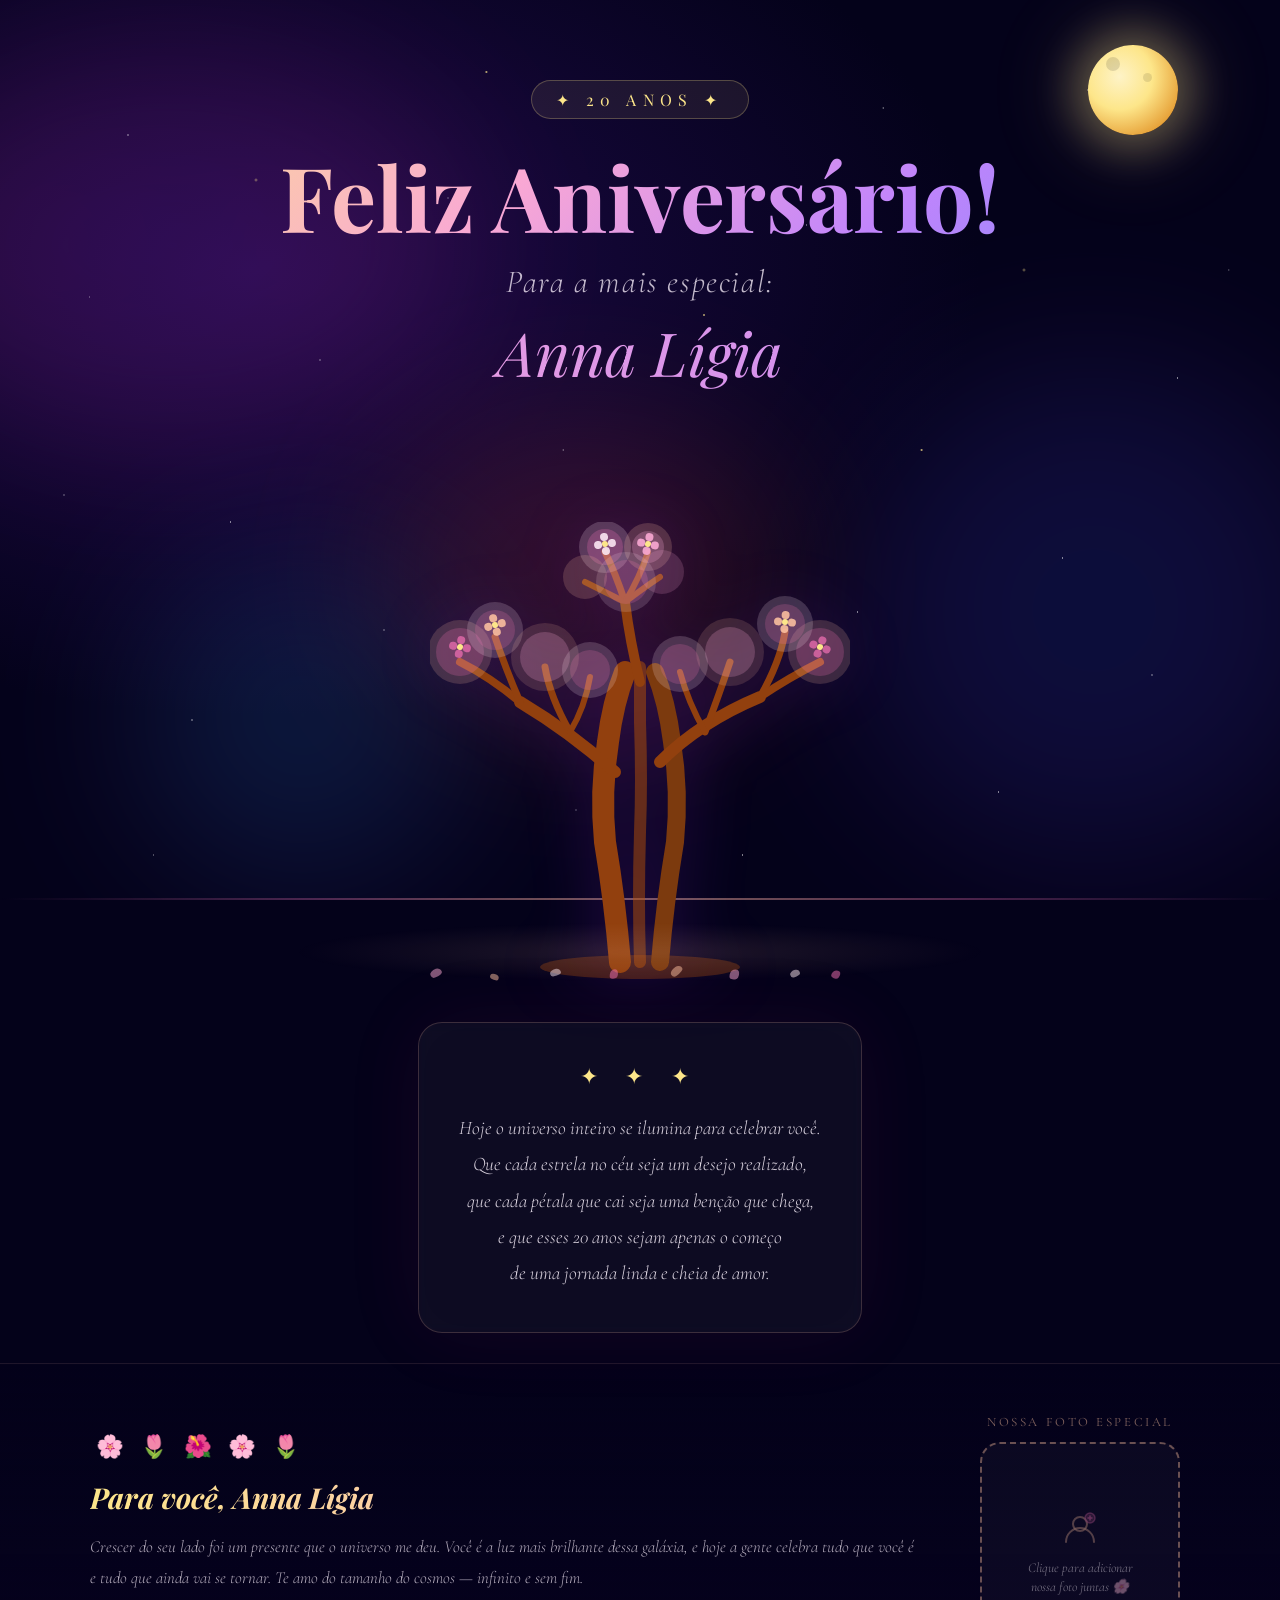
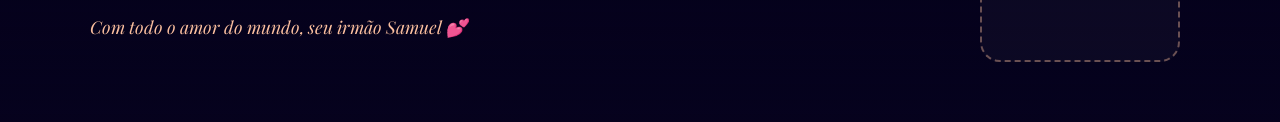
<file: anna/index.html>
<!DOCTYPE html>
<html lang="pt-BR">
<head>
<meta charset="UTF-8">
<meta name="viewport" content="width=device-width, initial-scale=1.0">
<title>Feliz Aniversário, Anna Lígia! 🌸</title>
<link rel="stylesheet" href="styles.css">
<link href="https://fonts.googleapis.com/css2?family=Playfair+Display:ital,wght@0,400;0,700;1,400&family=Cormorant+Garamond:ital,wght@0,300;0,600;1,300&display=swap" rel="stylesheet">

</head>
<body>

<!-- Universe Background -->
<div class="universe">
  <div class="nebula nebula-1"></div>
  <div class="nebula nebula-2"></div>
  <div class="nebula nebula-3"></div>
  <div class="nebula nebula-4"></div>
  <div class="stars-layer"></div>
  <div class="stars-layer-2"></div>
  <div class="shooting-star"></div>
  <div class="shooting-star"></div>
  <div class="shooting-star"></div>
  <div class="moon"></div>
</div>

<div class="page-wrapper">

  <header class="hero">
    <div class="age-badge">✦ 20 anos ✦</div>
    <h1 class="main-title">Feliz Aniversário!</h1>
    <p class="subtitle">Para a mais especial:</p>
    <span class="name-highlight">Anna Lígia</span>
  </header>

  <div class="tree-scene">

    <!-- Petals falling from tree -->
    <div class="petal"></div><div class="petal"></div><div class="petal"></div>
    <div class="petal"></div><div class="petal"></div><div class="petal"></div>
    <div class="petal"></div><div class="petal"></div><div class="petal"></div>
    <div class="petal"></div><div class="petal"></div><div class="petal"></div>
    <div class="petal"></div><div class="petal"></div><div class="petal"></div>
    <div class="petal"></div><div class="petal"></div><div class="petal"></div>
    <div class="petal"></div><div class="petal"></div><div class="petal"></div>
    <div class="petal"></div><div class="petal"></div><div class="petal"></div>
    <div class="petal"></div>

    <!-- SVG Cherry Blossom Tree -->
    <svg class="tree-svg" viewBox="0 0 420 460" fill="none" xmlns="http://www.w3.org/2000/svg">
      <!-- Root / Ground -->
      <ellipse cx="210" cy="445" rx="100" ry="12" fill="rgba(146,64,14,.4)"/>

      <!-- Trunk -->
      <path d="M190 440 Q185 380 175 320 Q170 270 178 220 Q183 180 195 150" stroke="#92400e" stroke-width="22" stroke-linecap="round" fill="none"/>
      <path d="M230 440 Q235 380 245 320 Q250 270 242 220 Q237 180 225 150" stroke="#7c3a0e" stroke-width="18" stroke-linecap="round" fill="none"/>
      <path d="M210 440 Q208 380 210 310 Q212 260 210 200 Q210 170 210 145" stroke="#b45309" stroke-width="12" stroke-linecap="round" fill="none" opacity="0.5"/>

      <!-- Main branches -->
      <!-- Left branch -->
      <path d="M185 250 Q140 210 90 180" stroke="#92400e" stroke-width="12" stroke-linecap="round" fill="none"/>
      <path d="M90 180 Q60 155 30 140" stroke="#92400e" stroke-width="8" stroke-linecap="round" fill="none"/>
      <path d="M90 180 Q75 145 65 115" stroke="#92400e" stroke-width="7" stroke-linecap="round" fill="none"/>
      <path d="M140 210 Q120 175 115 145" stroke="#92400e" stroke-width="7" stroke-linecap="round" fill="none"/>
      <path d="M140 210 Q155 185 160 155" stroke="#92400e" stroke-width="6" stroke-linecap="round" fill="none"/>

      <!-- Right branch -->
      <path d="M230 240 Q270 200 330 175" stroke="#92400e" stroke-width="12" stroke-linecap="round" fill="none"/>
      <path d="M330 175 Q360 155 390 140" stroke="#92400e" stroke-width="8" stroke-linecap="round" fill="none"/>
      <path d="M330 175 Q350 140 355 110" stroke="#92400e" stroke-width="7" stroke-linecap="round" fill="none"/>
      <path d="M275 210 Q290 170 300 140" stroke="#92400e" stroke-width="7" stroke-linecap="round" fill="none"/>
      <path d="M275 210 Q258 180 250 150" stroke="#92400e" stroke-width="6" stroke-linecap="round" fill="none"/>

      <!-- Top branch -->
      <path d="M210 160 Q200 120 195 80" stroke="#92400e" stroke-width="10" stroke-linecap="round" fill="none"/>
      <path d="M195 80 Q185 50 175 30" stroke="#92400e" stroke-width="7" stroke-linecap="round" fill="none"/>
      <path d="M195 80 Q210 55 218 30" stroke="#92400e" stroke-width="6" stroke-linecap="round" fill="none"/>
      <path d="M195 80 Q175 70 155 60" stroke="#92400e" stroke-width="6" stroke-linecap="round" fill="none"/>
      <path d="M195 80 Q215 65 230 55" stroke="#92400e" stroke-width="6" stroke-linecap="round" fill="none"/>

      <!-- Blossoms clusters - left -->
      <circle cx="30" cy="130" r="32" fill="rgba(251,191,159,.18)"/>
      <circle cx="30" cy="130" r="24" fill="rgba(244,114,182,.22)"/>
      <circle cx="65" cy="108" r="28" fill="rgba(252,231,243,.18)"/>
      <circle cx="65" cy="108" r="20" fill="rgba(244,114,182,.2)"/>
      <circle cx="115" cy="135" r="34" fill="rgba(251,191,159,.15)"/>
      <circle cx="115" cy="135" r="25" fill="rgba(249,168,212,.22)"/>
      <circle cx="160" cy="148" r="28" fill="rgba(252,231,243,.18)"/>
      <circle cx="160" cy="148" r="20" fill="rgba(244,114,182,.2)"/>

      <!-- Blossoms clusters - right -->
      <circle cx="390" cy="130" r="32" fill="rgba(251,191,159,.18)"/>
      <circle cx="390" cy="130" r="24" fill="rgba(244,114,182,.22)"/>
      <circle cx="355" cy="102" r="28" fill="rgba(252,231,243,.18)"/>
      <circle cx="355" cy="102" r="20" fill="rgba(244,114,182,.2)"/>
      <circle cx="300" cy="130" r="34" fill="rgba(251,191,159,.15)"/>
      <circle cx="300" cy="130" r="25" fill="rgba(249,168,212,.22)"/>
      <circle cx="250" cy="142" r="28" fill="rgba(252,231,243,.18)"/>
      <circle cx="250" cy="142" r="20" fill="rgba(244,114,182,.2)"/>

      <!-- Blossoms clusters - top -->
      <circle cx="175" cy="25" r="26" fill="rgba(252,231,243,.2)"/>
      <circle cx="175" cy="25" r="18" fill="rgba(244,114,182,.25)"/>
      <circle cx="218" cy="25" r="24" fill="rgba(251,191,159,.2)"/>
      <circle cx="218" cy="25" r="16" fill="rgba(249,168,212,.25)"/>
      <circle cx="196" cy="60" r="30" fill="rgba(252,231,243,.15)"/>
      <circle cx="196" cy="60" r="22" fill="rgba(244,114,182,.2)"/>
      <circle cx="155" cy="55" r="22" fill="rgba(251,191,159,.18)"/>
      <circle cx="232" cy="50" r="22" fill="rgba(249,168,212,.18)"/>

      <!-- Individual flower petals scattered -->
      <!-- Helper flowers at various branch tips -->
      <g transform="translate(30,125) rotate(10)">
        <circle cx="0" cy="-7" r="4" fill="rgba(244,114,182,.7)"/>
        <circle cx="7" cy="0"  r="4" fill="rgba(244,114,182,.7)"/>
        <circle cx="0" cy="7"  r="4" fill="rgba(244,114,182,.7)"/>
        <circle cx="-7" cy="0" r="4" fill="rgba(244,114,182,.7)"/>
        <circle cx="0" cy="0"  r="3" fill="#fde68a"/>
      </g>
      <g transform="translate(65,103) rotate(-15)">
        <circle cx="0" cy="-7" r="4" fill="rgba(251,191,159,.9)"/>
        <circle cx="7" cy="0"  r="4" fill="rgba(251,191,159,.9)"/>
        <circle cx="0" cy="7"  r="4" fill="rgba(251,191,159,.9)"/>
        <circle cx="-7" cy="0" r="4" fill="rgba(251,191,159,.9)"/>
        <circle cx="0" cy="0"  r="3" fill="#fde68a"/>
      </g>
      <g transform="translate(390,125) rotate(20)">
        <circle cx="0" cy="-7" r="4" fill="rgba(244,114,182,.7)"/>
        <circle cx="7" cy="0"  r="4" fill="rgba(244,114,182,.7)"/>
        <circle cx="0" cy="7"  r="4" fill="rgba(244,114,182,.7)"/>
        <circle cx="-7" cy="0" r="4" fill="rgba(244,114,182,.7)"/>
        <circle cx="0" cy="0"  r="3" fill="#fde68a"/>
      </g>
      <g transform="translate(175,22) rotate(-8)">
        <circle cx="0" cy="-7" r="4" fill="rgba(252,231,243,.9)"/>
        <circle cx="7" cy="0"  r="4" fill="rgba(252,231,243,.9)"/>
        <circle cx="0" cy="7"  r="4" fill="rgba(252,231,243,.9)"/>
        <circle cx="-7" cy="0" r="4" fill="rgba(252,231,243,.9)"/>
        <circle cx="0" cy="0"  r="3" fill="#fde68a"/>
      </g>
      <g transform="translate(218,22) rotate(12)">
        <circle cx="0" cy="-7" r="4" fill="rgba(249,168,212,.9)"/>
        <circle cx="7" cy="0"  r="4" fill="rgba(249,168,212,.9)"/>
        <circle cx="0" cy="7"  r="4" fill="rgba(249,168,212,.9)"/>
        <circle cx="-7" cy="0" r="4" fill="rgba(249,168,212,.9)"/>
        <circle cx="0" cy="0"  r="3" fill="#fde68a"/>
      </g>
      <g transform="translate(355,100) rotate(5)">
        <circle cx="0" cy="-7" r="4" fill="rgba(251,191,159,.9)"/>
        <circle cx="7" cy="0"  r="4" fill="rgba(251,191,159,.9)"/>
        <circle cx="0" cy="7"  r="4" fill="rgba(251,191,159,.9)"/>
        <circle cx="-7" cy="0" r="4" fill="rgba(251,191,159,.9)"/>
        <circle cx="0" cy="0"  r="3" fill="#fde68a"/>
      </g>
    </svg>

    <!-- Ground petals -->
    <div class="ground-petals">
      <div class="ground-petal" style="left:15%;bottom:5px;width:12px;height:8px;background:#f9a8d4;transform:rotate(-20deg)"></div>
      <div class="ground-petal" style="left:25%;bottom:2px;width:9px;height:6px;background:#fbbf9f;transform:rotate(30deg)"></div>
      <div class="ground-petal" style="left:35%;bottom:6px;width:11px;height:7px;background:#fce7f3;transform:rotate(-10deg)"></div>
      <div class="ground-petal" style="left:45%;bottom:3px;width:8px;height:10px;background:#f472b6;transform:rotate(15deg)"></div>
      <div class="ground-petal" style="left:55%;bottom:7px;width:13px;height:8px;background:#fbbf9f;transform:rotate(-35deg)"></div>
      <div class="ground-petal" style="left:65%;bottom:2px;width:9px;height:11px;background:#f9a8d4;transform:rotate(25deg)"></div>
      <div class="ground-petal" style="left:75%;bottom:5px;width:10px;height:7px;background:#fce7f3;transform:rotate(-15deg)"></div>
      <div class="ground-petal" style="left:82%;bottom:3px;width:8px;height:9px;background:#f472b6;transform:rotate(40deg)"></div>
    </div>

    <div class="ground-glow"></div>
  </div>

  <!-- Message Card -->
  <div class="message-section">
    <div class="message-card">
      <span class="stars-deco">✦ ✦ ✦</span>
      <p>
        Hoje o universo inteiro se ilumina para celebrar você.<br>
        Que cada estrela no céu seja um desejo realizado,<br>
        que cada pétala que cai seja uma benção que chega,<br>
        e que esses 20 anos sejam apenas o começo<br>
        de uma jornada linda e cheia de amor.
      </p>
    </div>
  </div>

  <!-- Footer -->
  <footer>
    <div class="footer-inner">

      <div class="footer-text">
        <div class="footer-flowers">
          <span class="footer-flower">🌸</span>
          <span class="footer-flower" style="animation-delay:.5s">🌷</span>
          <span class="footer-flower" style="animation-delay:1s">🌺</span>
          <span class="footer-flower" style="animation-delay:1.5s">🌸</span>
          <span class="footer-flower" style="animation-delay:2s">🌷</span>
        </div>
        <h3>Para você, Anna Lígia</h3>
        <p>
          Crescer do seu lado foi um presente que o universo me deu.
          Você é a luz mais brilhante dessa galáxia, e hoje a gente celebra
          tudo que você é e tudo que ainda vai se tornar.
          Te amo do tamanho do cosmos — infinito e sem fim.
        </p>
        <p class="signature">Com todo o amor do mundo, seu irmão Samuel 💕</p>
      </div>

      <div class="photo-frame">
        <span class="photo-label">Nossa foto especial</span>
        <div class="photo-upload-area" onclick="document.getElementById('photoInput').click()">
          <input type="file" id="photoInput" accept="image/*" onchange="previewPhoto(event)">
          <div class="photo-placeholder" id="placeholder">
            <svg width="40" height="40" viewBox="0 0 40 40" fill="none">
              <circle cx="20" cy="16" r="7" stroke="rgba(251,191,159,.6)" stroke-width="2"/>
              <path d="M6 34c0-7.73 6.27-14 14-14s14 6.27 14 14" stroke="rgba(251,191,159,.6)" stroke-width="2" stroke-linecap="round"/>
              <circle cx="30" cy="10" r="5" fill="rgba(244,114,182,.3)" stroke="rgba(244,114,182,.5)" stroke-width="1.5"/>
              <path d="M28 10h4M30 8v4" stroke="rgba(244,114,182,.7)" stroke-width="1.5" stroke-linecap="round"/>
            </svg>
            <span>Clique para adicionar<br>nossa foto juntas 🌸</span>
          </div>
          <img id="photoPreview" class="photo-preview" alt="Nossa foto">
        </div>
      </div>

    </div>
  </footer>

</div>

<div class="bottom-petals"></div>

<script>
  function previewPhoto(event) {
    const file = event.target.files[0];
    if (!file) return;
    const reader = new FileReader();
    reader.onload = function(e) {
      const preview = document.getElementById('photoPreview');
      const placeholder = document.getElementById('placeholder');
      preview.src = e.target.result;
      preview.style.display = 'block';
      placeholder.style.display = 'none';
    };
    reader.readAsDataURL(file);
  }
</script>

</body>
</html>
</file>
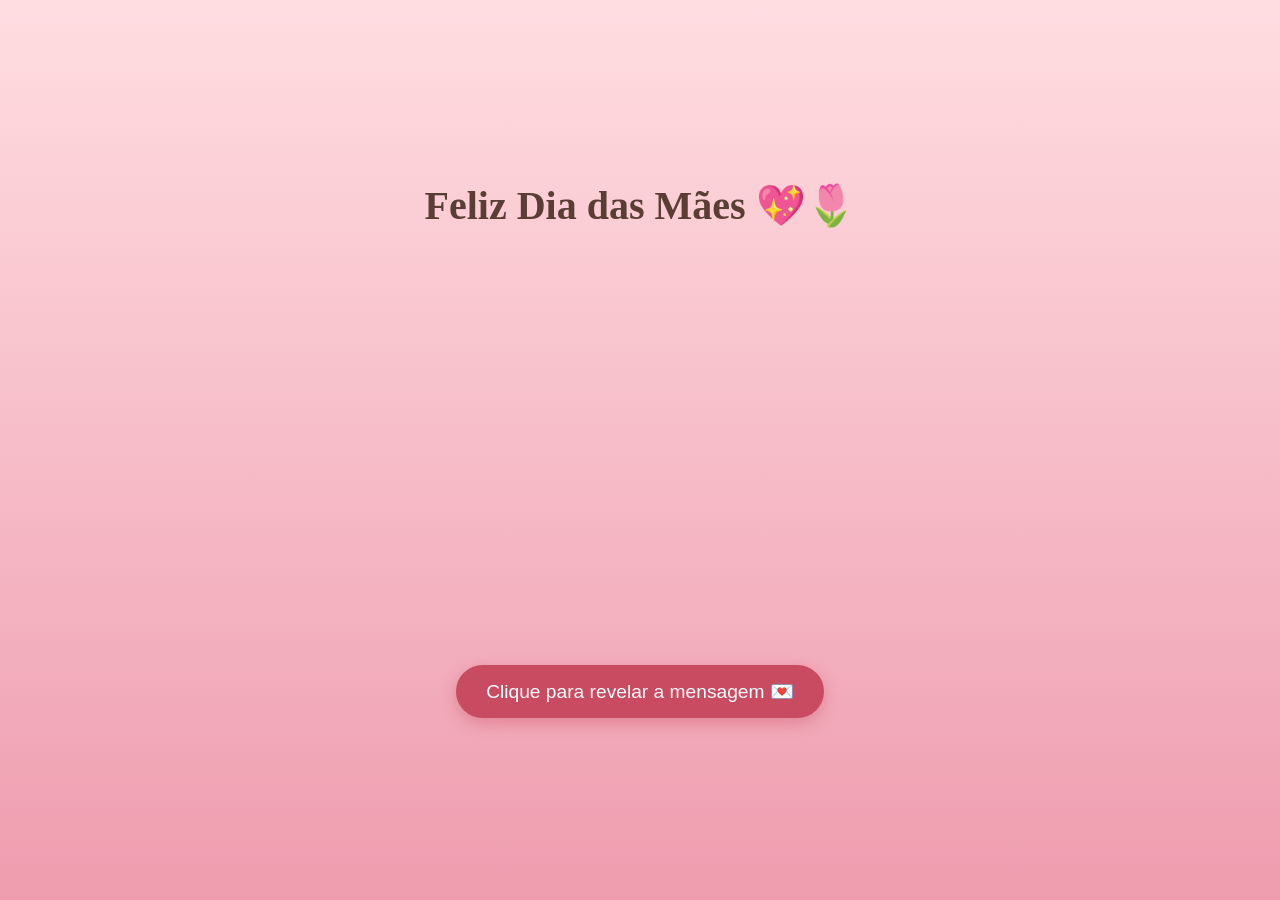
<file: dia das mães/index.html>
<!DOCTYPE html>
<html lang="pt-br">
<head>
    <meta charset="UTF-8">
    <meta name="viewport" content="width=device-width, initial-scale=1.0">
    <title>Feliz Dia das Mães 💖🌷</title>
    <link rel="stylesheet" href="styles.css">
   
    <h1>Feliz Dia das Mães 💖🌷</h1>
        
    <div class="message" id="minhaMensagem">
         Mãe, hoje parei para pensar em tudo o que você faz por mim e percebi que um 'obrigado' é pouco.
         Obrigado por ser minha maior fã, por me ouvir mesmo quando eu não sei o que dizer e por ter esse superpoder de fazer tudo parecer mais fácil. 
         Você é a base de tudo o que sou e o meu maior exemplo de força.
         Feliz Dia das Mães para a mulher que tem o GPS de tudo o que eu perco em casa e que, estranhamente, sempre tem razão no final!
         Brincadeiras à parte, obrigado por ter tanta paciência comigo e por me apoiar em cada loucura. Você é a melhor mãe que eu poderia ter pedido.
         Sinta meu abraço bem apertado e saiba que mal posso esperar para te ver de novo. Feliz seu dia!!!
    </div>

    <button onclick="revelar()">Clique para revelar a mensagem 💌</button>

    <script>
        function revelar() {
            var conteudo = document.getElementById("minhaMensagem");
            conteudo.classList.add("reveal");
        }
    </script>

</body>
</html>
</file>
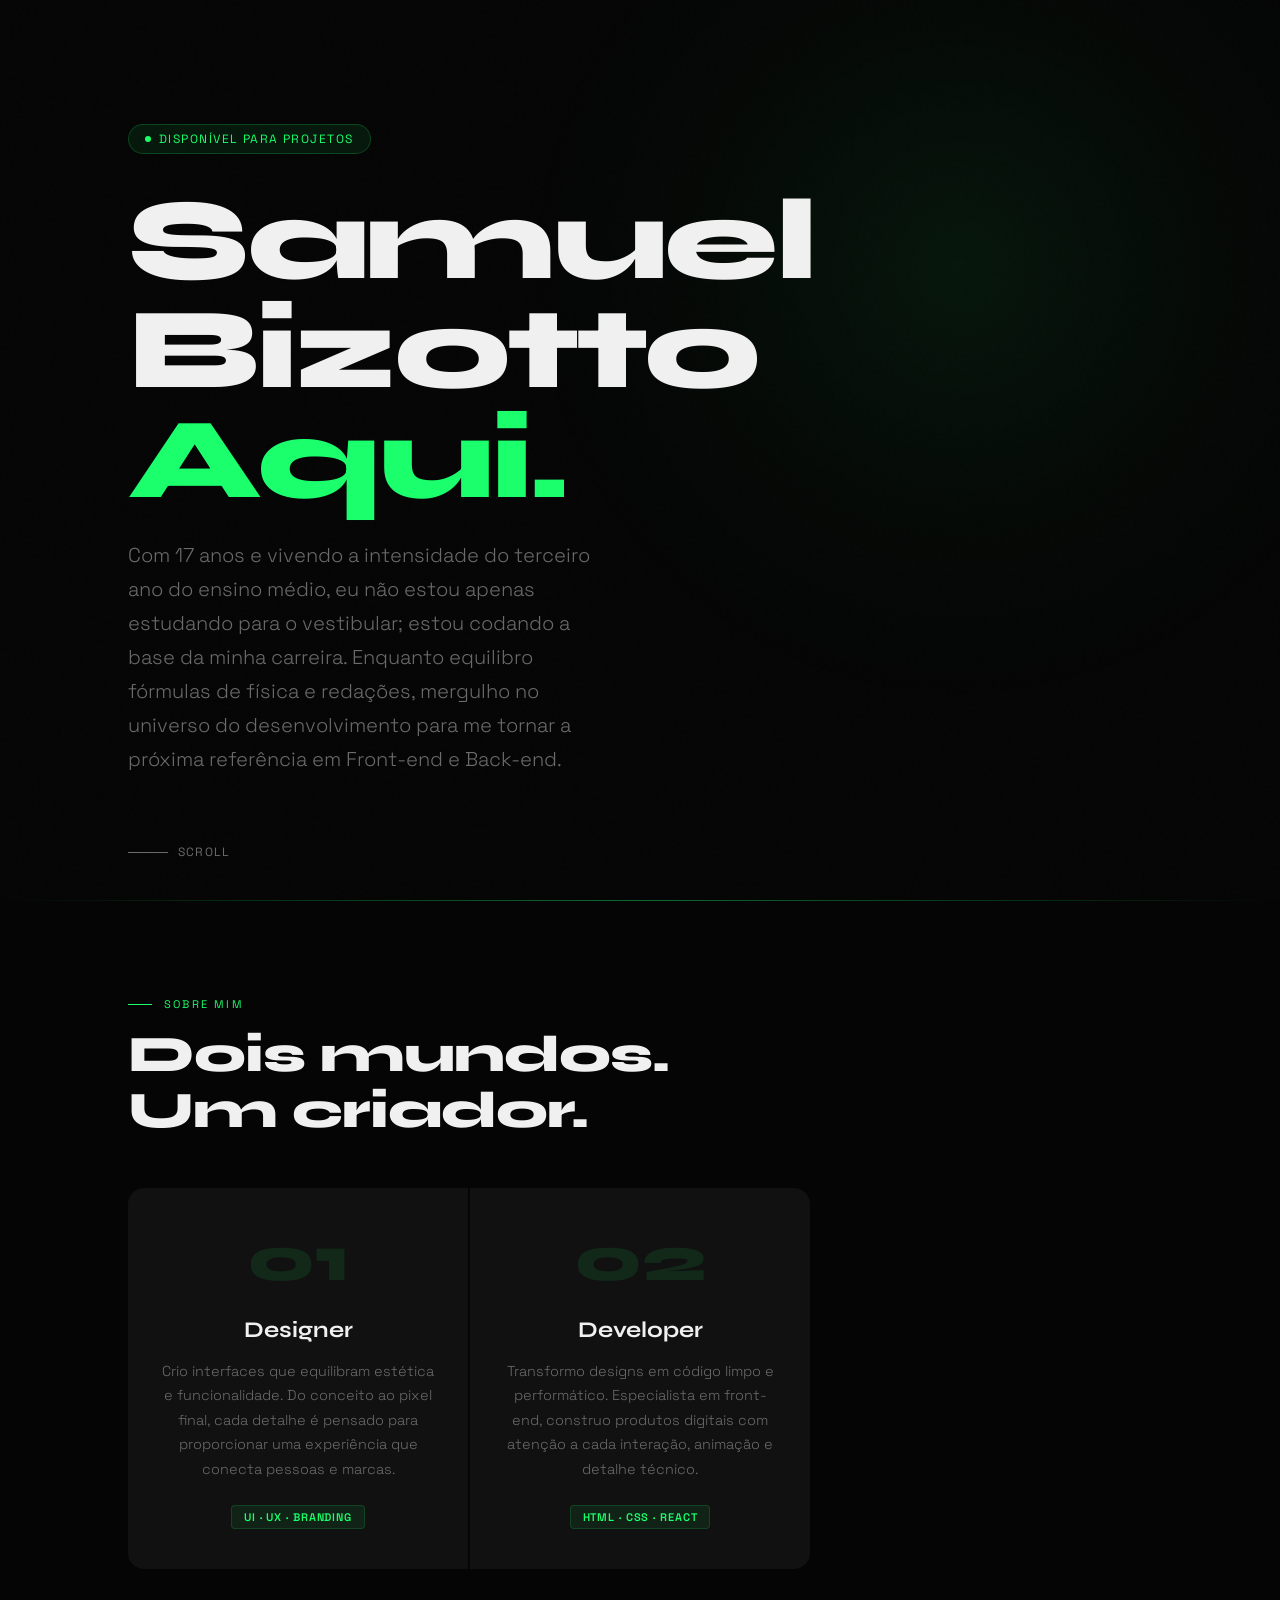
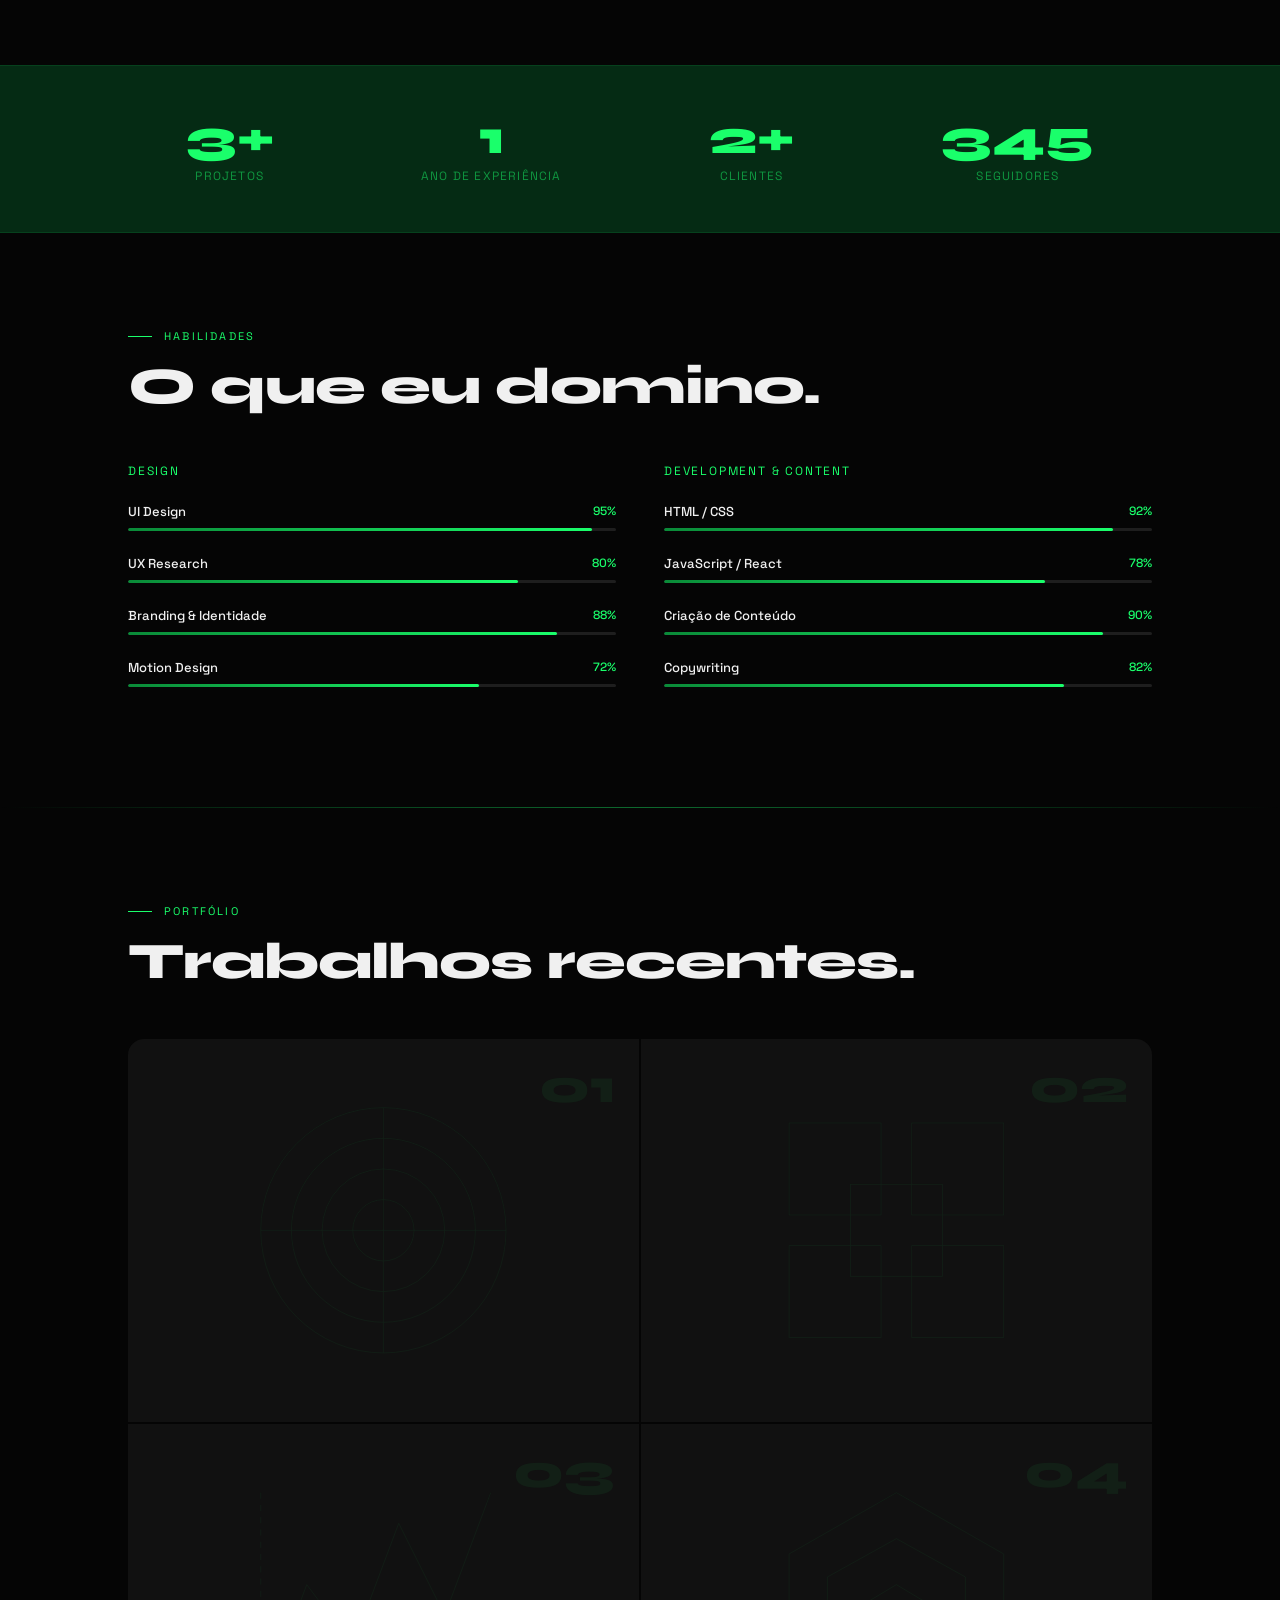
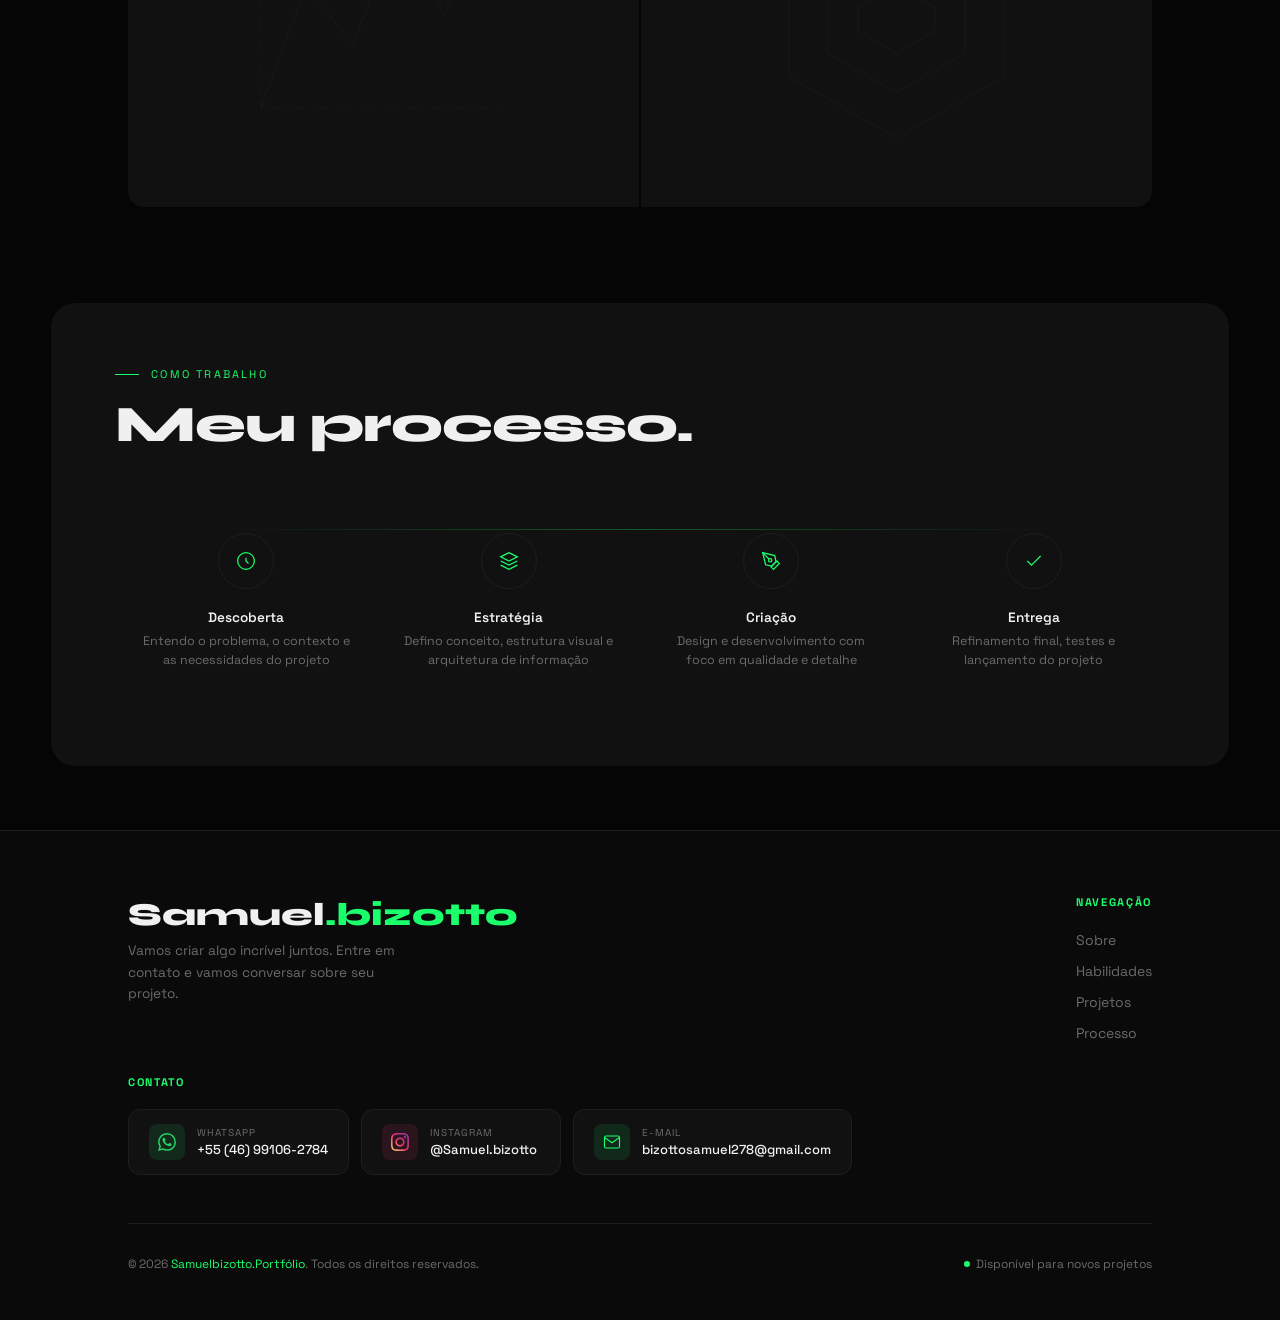
<file: portfólio/index.html>
<!DOCTYPE html>
<html lang="pt-BR">
<head>
<meta charset="UTF-8">
<meta name="viewport" content="width=device-width, initial-scale=1.0">
<title>Portfólio</title>
<link href="https://fonts.googleapis.com/css2?family=Space+Grotesk:wght@300;400;500;600;700&family=Syne:wght@400;700;800&display=swap" rel="stylesheet">
<link rel="stylesheet" href="styles.css">
</head>
<body>

<section class="hero">
  <div class="hero-bg-glow"></div>

  <div class="hero-badge">Disponível para projetos</div>

  <h1 class="hero-name">
    Samuel Bizotto<span>Aqui.</span>
  </h1>

  <p class="hero-tagline">
    Com 17 anos e vivendo a intensidade do terceiro ano do ensino médio,
    eu não estou apenas estudando para o vestibular; estou codando a base da minha carreira.
     Enquanto equilibro fórmulas de física e redações, mergulho no universo do desenvolvimento para me tornar a próxima referência em Front-end e Back-end.
  </p>

  <div class="scroll-hint">
    <div class="scroll-line"></div>
    Scroll
  </div>
</section>

<div class="gradient-divider"></div>

<!-- SOBRE -->
<section id="sobre">
  <div class="section-label">Sobre mim</div>
  <h2 class="section-title">Dois mundos.<br>Um criador.</h2>

  <div class="about-grid">
    <div class="about-card">
      <div class="card-number">01</div>
      <div class="card-title">Designer</div>
      <p class="card-desc">
        Crio interfaces que equilibram estética e funcionalidade. Do conceito ao pixel final, cada detalhe é pensado para proporcionar uma experiência que conecta pessoas e marcas.
      </p>
      <span class="card-tag">UI · UX · Branding</span>
    </div>

    <div class="about-card">
      <div class="card-number">02</div>
      <div class="card-title">Developer</div>
      <p class="card-desc">
        Transformo designs em código limpo e performático. Especialista em front-end, construo produtos digitais com atenção a cada interação, animação e detalhe técnico.
      </p>
      <span class="card-tag">HTML · CSS · React</span>
    </div>

</section>

<!-- STATS BAND -->
<div class="stats-band">
  <div class="stat">
    <div class="stat-num">3+</div>
    <div class="stat-label">Projetos</div>
  </div>
  <div class="stat">
    <div class="stat-num">1</div>
    <div class="stat-label">ano de experiência</div>
  </div>
  <div class="stat">
    <div class="stat-num">2+</div>
    <div class="stat-label">Clientes</div>
  </div>
  <div class="stat">
    <div class="stat-num">345</div>
    <div class="stat-label">Seguidores</div>
  </div>
</div>

<!-- HABILIDADES -->
<section id="skills">
  <div class="section-label">Habilidades</div>
  <h2 class="section-title">O que eu domino.</h2>

  <div class="skills-wrap">
    <div>
      <div class="skill-group-title">Design</div>

      <div class="skill-item">
        <div class="skill-top"><span>UI Design</span><span class="skill-pct">95%</span></div>
        <div class="skill-bar"><div class="skill-fill" data-pct="95"></div></div>
      </div>
      <div class="skill-item">
        <div class="skill-top"><span>UX Research</span><span class="skill-pct">80%</span></div>
        <div class="skill-bar"><div class="skill-fill" data-pct="80"></div></div>
      </div>
      <div class="skill-item">
        <div class="skill-top"><span>Branding & Identidade</span><span class="skill-pct">88%</span></div>
        <div class="skill-bar"><div class="skill-fill" data-pct="88"></div></div>
      </div>
      <div class="skill-item">
        <div class="skill-top"><span>Motion Design</span><span class="skill-pct">72%</span></div>
        <div class="skill-bar"><div class="skill-fill" data-pct="72"></div></div>
      </div>
    </div>

    <div>
      <div class="skill-group-title">Development & Content</div>

      <div class="skill-item">
        <div class="skill-top"><span>HTML / CSS</span><span class="skill-pct">92%</span></div>
        <div class="skill-bar"><div class="skill-fill" data-pct="92"></div></div>
      </div>
      <div class="skill-item">
        <div class="skill-top"><span>JavaScript / React</span><span class="skill-pct">78%</span></div>
        <div class="skill-bar"><div class="skill-fill" data-pct="78"></div></div>
      </div>
      <div class="skill-item">
        <div class="skill-top"><span>Criação de Conteúdo</span><span class="skill-pct">90%</span></div>
        <div class="skill-bar"><div class="skill-fill" data-pct="90"></div></div>
      </div>
      <div class="skill-item">
        <div class="skill-top"><span>Copywriting</span><span class="skill-pct">82%</span></div>
        <div class="skill-bar"><div class="skill-fill" data-pct="82"></div></div>
      </div>
    </div>
  </div>
</section>

<div class="gradient-divider"></div>

<!-- PROJETOS -->
<section id="projetos">
  <div class="section-label">Portfólio</div>
  <h2 class="section-title">Trabalhos recentes.</h2>

  <div class="works-grid">
    <div class="work-item">
      <div class="work-num">01</div>
      <div class="work-bg">
        <svg class="work-pattern" viewBox="0 0 200 200" fill="none">
          <circle cx="100" cy="100" r="80" stroke="#1aff6b" stroke-width="0.5"/>
          <circle cx="100" cy="100" r="60" stroke="#1aff6b" stroke-width="0.5"/>
          <circle cx="100" cy="100" r="40" stroke="#1aff6b" stroke-width="0.5"/>
          <circle cx="100" cy="100" r="20" stroke="#1aff6b" stroke-width="0.5"/>
          <line x1="20" y1="100" x2="180" y2="100" stroke="#1aff6b" stroke-width="0.5"/>
          <line x1="100" y1="20" x2="100" y2="180" stroke="#1aff6b" stroke-width="0.5"/>
        </svg>
      </div>
      <div class="work-overlay"  onclick="window.open(' https://bizottosamuel278-netizen.github.io/bandeiras/')">
        <div class="work-cat">UI Design</div>
        <div class="work-title">Projeto de Finanças</div>
      </div>
    </div>

    <div class="work-item">
      <div class="work-num">02</div>
      <div class="work-bg">
        <svg class="work-pattern" viewBox="0 0 200 200" fill="none">
          <rect x="30" y="30" width="60" height="60" stroke="#1aff6b" stroke-width="0.5"/>
          <rect x="110" y="30" width="60" height="60" stroke="#1aff6b" stroke-width="0.5"/>
          <rect x="30" y="110" width="60" height="60" stroke="#1aff6b" stroke-width="0.5"/>
          <rect x="110" y="110" width="60" height="60" stroke="#1aff6b" stroke-width="0.5"/>
          <rect x="70" y="70" width="60" height="60" stroke="#1aff6b" stroke-width="0.5"/>
        </svg>
      </div>
      <div class="work-overlay" onclick="window.open(' https://bizottosamuel278-netizen.github.io/Blog/')">
        <div class="work-cat">Branding</div>
        <div class="work-title">Projeto INFOMUNDO</div>
      </div>
    </div>

    <div class="work-item">
      <div class="work-num">03</div>
      <div class="work-bg">
        <svg class="work-pattern" viewBox="0 0 200 200" fill="none">
          <polyline points="20,160 50,80 80,120 110,40 140,100 170,20" stroke="#1aff6b" stroke-width="0.5"/>
          <line x1="20" y1="160" x2="180" y2="160" stroke="#1aff6b" stroke-width="0.5" stroke-dasharray="4,4"/>
          <line x1="20" y1="20" x2="20" y2="160" stroke="#1aff6b" stroke-width="0.5" stroke-dasharray="4,4"/>
        </svg>
      </div>
      <div class="work-overlay">
        <div class="work-cat">Creator</div>
        <div class="work-title">Projeto bandeiras</div>
      </div>
    </div>

     <div class="work-item">
      <div class="work-num">04</div>
      <div class="work-bg">
        <svg class="work-pattern" viewBox="0 0 200 200" fill="none">
          <polygon points="100,20 170,60 170,140 100,180 30,140 30,60" stroke="#1aff6b" stroke-width="0.5"/>
          <polygon points="100,50 145,75 145,125 100,150 55,125 55,75" stroke="#1aff6b" stroke-width="0.5"/>
          <polygon points="100,80 125,95 125,110 100,125 75,110 75,95" stroke="#1aff6b" stroke-width="0.5"/>
        </svg>
      </div>
      <div class="work-overlay">
        <div class="work-cat">Creator</div>
        <div class="work-title">Campanha Social</div>
      </div>
    </div>
  </div>
</section>

<!-- PROCESSO -->
<section id="processo" style="background: var(--card); border-radius: 24px; margin: 0 4vw 4rem; padding: 4rem 5vw;">
  <div class="section-label">Como trabalho</div>
  <h2 class="section-title">Meu processo.</h2>

  <div class="process-steps">
    <div class="step">
      <div class="step-dot">
        <svg width="20" height="20" viewBox="0 0 24 24" fill="none" stroke="#1aff6b" stroke-width="1.5">
          <circle cx="12" cy="12" r="10"/><path d="M12 8v4l3 3"/>
        </svg>
      </div>
      <div class="step-name">Descoberta</div>
      <div class="step-sub">Entendo o problema, o contexto e as necessidades do projeto</div>
    </div>

    <div class="step">
      <div class="step-dot">
        <svg width="20" height="20" viewBox="0 0 24 24" fill="none" stroke="#1aff6b" stroke-width="1.5">
          <path d="M12 2L2 7l10 5 10-5-10-5z"/><path d="M2 17l10 5 10-5"/><path d="M2 12l10 5 10-5"/>
        </svg>
      </div>
      <div class="step-name">Estratégia</div>
      <div class="step-sub">Defino conceito, estrutura visual e arquitetura de informação</div>
    </div>

    <div class="step">
      <div class="step-dot">
        <svg width="20" height="20" viewBox="0 0 24 24" fill="none" stroke="#1aff6b" stroke-width="1.5">
          <path d="M12 19l7-7 3 3-7 7-3-3z"/><path d="M18 13l-1.5-7.5L2 2l3.5 14.5L13 18l5-5z"/><path d="M2 2l7.586 7.586"/><circle cx="11" cy="11" r="2"/>
        </svg>
      </div>
      <div class="step-name">Criação</div>
      <div class="step-sub">Design e desenvolvimento com foco em qualidade e detalhe</div>
    </div>

    <div class="step">
      <div class="step-dot">
        <svg width="20" height="20" viewBox="0 0 24 24" fill="none" stroke="#1aff6b" stroke-width="1.5">
          <polyline points="20 6 9 17 4 12"/>
        </svg>
      </div>
      <div class="step-name">Entrega</div>
      <div class="step-sub">Refinamento final, testes e lançamento do projeto</div>
    </div>
  </div>
</section>

<!-- FOOTER -->
<footer>
  <div class="footer-top">
    <div>
      <div class="footer-brand">Samuel<span>.bizotto</span></div>
      <p class="footer-tagline">
        Vamos criar algo incrível juntos. Entre em contato e vamos conversar sobre seu projeto.
      </p>
    </div>

    <div class="footer-links">
      <h4>Navegação</h4>
      <ul>
        <li><a href="#sobre">Sobre</a></li>
        <li><a href="#skills">Habilidades</a></li>
        <li><a href="#projetos">Projetos</a></li>
        <li><a href="#processo">Processo</a></li>
      </ul>
    </div>

    <div>
      <h4 style="font-size:11px;letter-spacing:.15em;text-transform:uppercase;color:var(--green);margin-bottom:1.25rem;">Contato</h4>
      <div class="contact-cards">

        <!-- WhatsApp -->
        <a class="contact-card" href="https://wa.me/5541999999999" target="_blank">
          <div class="contact-icon" style="background: rgba(37,211,102,0.12);">
            <svg viewBox="0 0 24 24" fill="#25D366">
              <path d="M17.472 14.382c-.297-.149-1.758-.867-2.03-.967-.273-.099-.471-.148-.67.15-.197.297-.767.966-.94 1.164-.173.199-.347.223-.644.075-.297-.15-1.255-.463-2.39-1.475-.883-.788-1.48-1.761-1.653-2.059-.173-.297-.018-.458.13-.606.134-.133.298-.347.446-.52.149-.174.198-.298.298-.497.099-.198.05-.371-.025-.52-.075-.149-.669-1.612-.916-2.207-.242-.579-.487-.5-.669-.51-.173-.008-.371-.01-.57-.01-.198 0-.52.074-.792.372-.272.297-1.04 1.016-1.04 2.479 0 1.462 1.065 2.875 1.213 3.074.149.198 2.096 3.2 5.077 4.487.709.306 1.262.489 1.694.625.712.227 1.36.195 1.871.118.571-.085 1.758-.719 2.006-1.413.248-.694.248-1.289.173-1.413-.074-.124-.272-.198-.57-.347m-5.421 7.403h-.004a9.87 9.87 0 01-5.031-1.378l-.361-.214-3.741.982.998-3.648-.235-.374a9.86 9.86 0 01-1.51-5.26c.001-5.45 4.436-9.884 9.888-9.884 2.64 0 5.122 1.03 6.988 2.898a9.825 9.825 0 012.893 6.994c-.003 5.45-4.437 9.884-9.885 9.884m8.413-18.297A11.815 11.815 0 0012.05 0C5.495 0 .16 5.335.157 11.892c0 2.096.547 4.142 1.588 5.945L.057 24l6.305-1.654a11.882 11.882 0 005.683 1.448h.005c6.554 0 11.89-5.335 11.893-11.893a11.821 11.821 0 00-3.48-8.413z"/>
            </svg>
          </div>
          <div class="contact-info">
            <span class="contact-platform">WhatsApp</span>
            <span class="contact-handle">+55 (46) 99106-2784</span>
          </div>
        </a>

        <!-- Instagram -->
        <a class="contact-card" href="https://instagram.com/seunome" target="_blank">
          <div class="contact-icon" style="background: rgba(225,48,108,0.12);">
            <svg viewBox="0 0 24 24" fill="url(#ig-grad)">
              <defs>
                <linearGradient id="ig-grad" x1="0%" y1="100%" x2="100%" y2="0%">
                  <stop offset="0%" style="stop-color:#FFDC80"/>
                  <stop offset="50%" style="stop-color:#E1306C"/>
                  <stop offset="100%" style="stop-color:#833AB4"/>
                </linearGradient>
              </defs>
              <path d="M12 2.163c3.204 0 3.584.012 4.85.07 3.252.148 4.771 1.691 4.919 4.919.058 1.265.069 1.645.069 4.849 0 3.205-.012 3.584-.069 4.849-.149 3.225-1.664 4.771-4.919 4.919-1.266.058-1.644.07-4.85.07-3.204 0-3.584-.012-4.849-.07-3.26-.149-4.771-1.699-4.919-4.92-.058-1.265-.07-1.644-.07-4.849 0-3.204.013-3.583.07-4.849.149-3.227 1.664-4.771 4.919-4.919 1.266-.057 1.645-.069 4.849-.069zm0-2.163c-3.259 0-3.667.014-4.947.072-4.358.2-6.78 2.618-6.98 6.98-.059 1.281-.073 1.689-.073 4.948 0 3.259.014 3.668.072 4.948.2 4.358 2.618 6.78 6.98 6.98 1.281.058 1.689.072 4.948.072 3.259 0 3.668-.014 4.948-.072 4.354-.2 6.782-2.618 6.979-6.98.059-1.28.073-1.689.073-4.948 0-3.259-.014-3.667-.072-4.947-.196-4.354-2.617-6.78-6.979-6.98-1.281-.059-1.69-.073-4.949-.073zm0 5.838c-3.403 0-6.162 2.759-6.162 6.162s2.759 6.163 6.162 6.163 6.162-2.759 6.162-6.163c0-3.403-2.759-6.162-6.162-6.162zm0 10.162c-2.209 0-4-1.79-4-4 0-2.209 1.791-4 4-4s4 1.791 4 4c0 2.21-1.791 4-4 4zm6.406-11.845c-.796 0-1.441.645-1.441 1.44s.645 1.44 1.441 1.44c.795 0 1.439-.645 1.439-1.44s-.644-1.44-1.439-1.44z"/>
            </svg>
          </div>
          <div class="contact-info">
            <span class="contact-platform">Instagram</span>
            <span class="contact-handle">@Samuel.bizotto</span>
          </div>
        </a>

        <!-- E-mail -->
        <a class="contact-card" href="mailto:bizottosamuel278@gmail.com">
          <div class="contact-icon" style="background: rgba(26,255,107,0.1);">
            <svg viewBox="0 0 24 24" fill="none" stroke="#1aff6b" stroke-width="1.5" stroke-linecap="round" stroke-linejoin="round">
              <path d="M4 4h16c1.1 0 2 .9 2 2v12c0 1.1-.9 2-2 2H4c-1.1 0-2-.9-2-2V6c0-1.1.9-2 2-2z"/>
              <polyline points="22,6 12,13 2,6"/>
            </svg>
          </div>
          <div class="contact-info">
            <span class="contact-platform">E-mail</span>
            <span class="contact-handle">bizottosamuel278@gmail.com</span>
          </div>
        </a>

      </div>
    </div>
  </div>

  <div class="footer-bottom">
    <div class="footer-copy">© 2026 <span>Samuelbizotto.Portfólio</span>. Todos os direitos reservados.</div>
    <div class="made-with">Disponível para novos projetos</div>
  </div>
</footer>

<script>
  const fills = document.querySelectorAll('.skill-fill');
  const observer = new IntersectionObserver(entries => {
    entries.forEach(e => {
      if (e.isIntersecting) {
        const el = e.target;
        el.style.width = el.dataset.pct + '%';
        observer.unobserve(el);
      }
    });
  }, { threshold: 0.3 });
  fills.forEach(f => observer.observe(f));

  document.querySelectorAll('.role-pill').forEach(p => {
    p.addEventListener('click', () => {
      document.querySelectorAll('.role-pill').forEach(x => x.classList.remove('active'));
      p.classList.add('active');
    });
  });
</script>
</body>
</html>
</file>
<file: anna/styles.css>
:root {
    --cosmos-deep: #04021a;
    --cosmos-mid: #0a0535;
    --nebula-purple: #6b21a8;
    --nebula-pink: #db2777;
    --nebula-blue: #1d4ed8;
    --star-gold: #fde68a;
    --blossom-pink: #fbbf9f;
    --blossom-light: #fce7f3;
    --blossom-deep: #f472b6;
    --text-light: #fdf4ff;
    --leaf-green: #4ade80;
    --leaf-dark: #166534;
    --bark-brown: #92400e;
    --bark-light: #d97706;
  }

  * { margin: 0; padding: 0; box-sizing: border-box; }

  body {
    font-family: 'Cormorant Garamond', serif;
    background: var(--cosmos-deep);
    color: var(--text-light);
    overflow-x: hidden;
    min-height: 100vh;
  }

  /* ══════════════════════════════ UNIVERSE BACKGROUND ══════════════════════════════ */
  .universe {
    position: fixed;
    inset: 0;
    z-index: 0;
    overflow: hidden;
    background: radial-gradient(ellipse at 20% 30%, #1e0a4a 0%, #04021a 50%),
                radial-gradient(ellipse at 80% 70%, #0f0730 0%, transparent 60%);
  }

  /* Nebula clouds */
  .nebula {
    position: absolute;
    border-radius: 50%;
    filter: blur(80px);
    opacity: 0.18;
    animation: nebulaPulse 8s ease-in-out infinite alternate;
  }
  .nebula-1 { width: 600px; height: 400px; background: radial-gradient(#6b21a8, #db2777); top: 5%; left: -10%; animation-delay: 0s; }
  .nebula-2 { width: 500px; height: 500px; background: radial-gradient(#1d4ed8, #6b21a8); top: 40%; right: -5%; animation-delay: -3s; }
  .nebula-3 { width: 400px; height: 300px; background: radial-gradient(#db2777, #f97316); bottom: 20%; left: 30%; animation-delay: -5s; }
  .nebula-4 { width: 350px; height: 350px; background: radial-gradient(#0ea5e9, #6b21a8); top: 60%; left: 10%; animation-delay: -2s; }

  @keyframes nebulaPulse {
    from { opacity: 0.12; transform: scale(1); }
    to   { opacity: 0.25; transform: scale(1.08); }
  }

  /* Stars */
  .stars-layer {
    position: absolute;
    inset: 0;
    background-image:
      radial-gradient(1px 1px at 10% 15%, #fff 0%, transparent 100%),
      radial-gradient(1px 1px at 25% 40%, rgba(255,255,255,.8) 0%, transparent 100%),
      radial-gradient(1.5px 1.5px at 38% 8%, #fde68a 0%, transparent 100%),
      radial-gradient(1px 1px at 50% 60%, #fff 0%, transparent 100%),
      radial-gradient(1px 1px at 63% 25%, rgba(255,255,255,.7) 0%, transparent 100%),
      radial-gradient(1.5px 1.5px at 72% 50%, #fde68a 0%, transparent 100%),
      radial-gradient(1px 1px at 85% 10%, #fff 0%, transparent 100%),
      radial-gradient(1px 1px at 90% 75%, rgba(255,255,255,.9) 0%, transparent 100%),
      radial-gradient(1px 1px at 15% 80%, #fff 0%, transparent 100%),
      radial-gradient(1px 1px at 45% 90%, rgba(255,255,255,.6) 0%, transparent 100%),
      radial-gradient(1px 1px at 78% 88%, #fff 0%, transparent 100%),
      radial-gradient(1.5px 1.5px at 55% 35%, #fde68a 0%, transparent 100%),
      radial-gradient(1px 1px at 30% 70%, rgba(255,255,255,.8) 0%, transparent 100%),
      radial-gradient(1px 1px at 92% 42%, #fff 0%, transparent 100%),
      radial-gradient(1px 1px at 5% 55%, rgba(255,255,255,.7) 0%, transparent 100%),
      radial-gradient(1px 1px at 67% 68%, #fff 0%, transparent 100%),
      radial-gradient(2px 2px at 20% 20%, rgba(253,230,138,.5) 0%, transparent 100%),
      radial-gradient(2px 2px at 80% 30%, rgba(253,230,138,.5) 0%, transparent 100%);
  }
  .stars-layer-2 {
    position: absolute;
    inset: 0;
    background-image:
      radial-gradient(1px 1px at 7% 33%, rgba(255,255,255,.5) 0%, transparent 100%),
      radial-gradient(1px 1px at 18% 58%, #fff 0%, transparent 100%),
      radial-gradient(1px 1px at 35% 22%, rgba(255,255,255,.6) 0%, transparent 100%),
      radial-gradient(1px 1px at 52% 78%, #fff 0%, transparent 100%),
      radial-gradient(1px 1px at 69% 12%, rgba(255,255,255,.8) 0%, transparent 100%),
      radial-gradient(1px 1px at 83% 62%, #fff 0%, transparent 100%),
      radial-gradient(1px 1px at 96% 30%, rgba(255,255,255,.5) 0%, transparent 100%),
      radial-gradient(1px 1px at 44% 50%, rgba(255,255,255,.7) 0%, transparent 100%),
      radial-gradient(1px 1px at 58% 95%, #fff 0%, transparent 100%),
      radial-gradient(1px 1px at 12% 95%, rgba(255,255,255,.6) 0%, transparent 100%);
    animation: starsTwinkle 4s ease-in-out infinite alternate;
  }

  @keyframes starsTwinkle {
    from { opacity: 0.6; }
    to   { opacity: 1; }
  }

  /* Shooting star */
  .shooting-star {
    position: absolute;
    width: 120px;
    height: 1.5px;
    background: linear-gradient(90deg, transparent, #fde68a, white);
    border-radius: 50%;
    animation: shootStar 6s linear infinite;
    opacity: 0;
  }
  .shooting-star:nth-child(1) { top: 20%; left: -10%; animation-delay: 0s; transform: rotate(20deg); }
  .shooting-star:nth-child(2) { top: 40%; left: -10%; animation-delay: 3.5s; transform: rotate(15deg); }
  .shooting-star:nth-child(3) { top: 10%; left: -10%; animation-delay: 7s; transform: rotate(25deg); }

  @keyframes shootStar {
    0%   { transform: translateX(0) rotate(20deg); opacity: 0; }
    5%   { opacity: 1; }
    40%  { opacity: 1; }
    50%  { transform: translateX(120vw) rotate(20deg); opacity: 0; }
    100% { transform: translateX(120vw) rotate(20deg); opacity: 0; }
  }

  /* Moon */
  .moon {
    position: absolute;
    top: 5%;
    right: 8%;
    width: 90px;
    height: 90px;
    border-radius: 50%;
    background: radial-gradient(circle at 35% 35%, #fef3c7, #fde68a 40%, #d97706);
    box-shadow: 0 0 40px 15px rgba(253,230,138,.3), 0 0 80px 30px rgba(253,230,138,.1);
    animation: moonGlow 5s ease-in-out infinite alternate;
  }
  .moon::before {
    content: '';
    position: absolute;
    top: 12px; left: 18px;
    width: 14px; height: 14px;
    border-radius: 50%;
    background: rgba(0,0,0,.12);
  }
  .moon::after {
    content: '';
    position: absolute;
    top: 28px; left: 55px;
    width: 9px; height: 9px;
    border-radius: 50%;
    background: rgba(0,0,0,.1);
  }
  @keyframes moonGlow {
    from { box-shadow: 0 0 40px 15px rgba(253,230,138,.25), 0 0 80px 30px rgba(253,230,138,.08); }
    to   { box-shadow: 0 0 60px 25px rgba(253,230,138,.4),  0 0 100px 50px rgba(253,230,138,.15); }
  }

  /* ══════════════════════════════ LAYOUT ══════════════════════════════ */
  .page-wrapper {
    position: relative;
    z-index: 1;
    min-height: 100vh;
    display: flex;
    flex-direction: column;
  }

  /* ══════════════════════════════ HERO ══════════════════════════════ */
  .hero {
    text-align: center;
    padding: 80px 20px 20px;
    position: relative;
  }

  .age-badge {
    display: inline-block;
    font-family: 'Playfair Display', serif;
    font-size: 1rem;
    letter-spacing: .4em;
    text-transform: uppercase;
    color: var(--star-gold);
    background: rgba(253,230,138,.08);
    border: 1px solid rgba(253,230,138,.25);
    padding: 8px 24px;
    border-radius: 50px;
    margin-bottom: 28px;
    animation: fadeSlideDown .8s ease both;
  }

  .main-title {
    font-family: 'Playfair Display', serif;
    font-size: clamp(2.8rem, 7vw, 6rem);
    font-weight: 700;
    line-height: 1.1;
    background: linear-gradient(135deg, #fde68a 0%, #f9a8d4 40%, #c084fc 70%, #818cf8 100%);
    -webkit-background-clip: text;
    -webkit-text-fill-color: transparent;
    background-clip: text;
    margin-bottom: 16px;
    animation: fadeSlideDown .9s ease .1s both;
  }

  .subtitle {
    font-family: 'Cormorant Garamond', serif;
    font-size: clamp(1.3rem, 3vw, 2rem);
    font-style: italic;
    font-weight: 300;
    color: rgba(253, 244, 255, .75);
    letter-spacing: .05em;
    margin-bottom: 10px;
    animation: fadeSlideDown 1s ease .2s both;
  }

  .name-highlight {
    font-family: 'Playfair Display', serif;
    font-size: clamp(2rem, 5vw, 3.8rem);
    font-style: italic;
    background: linear-gradient(90deg, #f9a8d4, #c084fc);
    -webkit-background-clip: text;
    -webkit-text-fill-color: transparent;
    background-clip: text;
    display: block;
    margin-bottom: 50px;
    animation: fadeSlideDown 1s ease .3s both;
  }

  @keyframes fadeSlideDown {
    from { opacity: 0; transform: translateY(-24px); }
    to   { opacity: 1; transform: translateY(0); }
  }

  /* ══════════════════════════════ TREE SCENE ══════════════════════════════ */
  .tree-scene {
    position: relative;
    width: 100%;
    height: 520px;
    display: flex;
    justify-content: center;
    align-items: flex-end;
    overflow: visible;
  }

  .tree-svg {
    position: absolute;
    bottom: 0;
    left: 50%;
    transform: translateX(-50%);
    width: 420px;
    height: 460px;
    filter: drop-shadow(0 0 30px rgba(107,33,168,.4));
  }

  /* Ground glow */
  .ground-glow {
    position: absolute;
    bottom: 0;
    left: 50%;
    transform: translateX(-50%);
    width: 700px;
    height: 60px;
    background: radial-gradient(ellipse, rgba(251,191,159,.12) 0%, transparent 70%);
    border-radius: 50%;
  }

  /* ══════════════════════════════ FALLING PETALS ══════════════════════════════ */
  .petal {
    position: absolute;
    top: -30px;
    border-radius: 60% 40% 70% 30% / 50% 60% 40% 50%;
    opacity: 0;
    animation: petalFall linear infinite;
    pointer-events: none;
  }

  @keyframes petalFall {
    0%   { opacity: 0; transform: translateX(0) translateY(-30px) rotate(0deg) scale(1); }
    5%   { opacity: 1; }
    90%  { opacity: .8; }
    100% { opacity: 0; transform: translateX(var(--drift)) translateY(550px) rotate(var(--spin)) scale(.8); }
  }

  /* Generate many petals */
  .petal:nth-child(1)  { left:45%; width:10px; height:12px; background:#fbbf9f; animation-duration:4.2s; animation-delay:0s;    --drift:30px;  --spin:360deg; }
  .petal:nth-child(2)  { left:50%; width:8px;  height:10px; background:#f9a8d4; animation-duration:5.1s; animation-delay:0.5s;  --drift:-20px; --spin:-270deg; }
  .petal:nth-child(3)  { left:48%; width:12px; height:9px;  background:#fce7f3; animation-duration:4.7s; animation-delay:1.0s;  --drift:50px;  --spin:300deg; }
  .petal:nth-child(4)  { left:52%; width:9px;  height:13px; background:#fbbf9f; animation-duration:6.0s; animation-delay:1.5s;  --drift:-40px; --spin:420deg; }
  .petal:nth-child(5)  { left:46%; width:11px; height:8px;  background:#f472b6; animation-duration:5.5s; animation-delay:0.3s;  --drift:25px;  --spin:-180deg; }
  .petal:nth-child(6)  { left:53%; width:8px;  height:11px; background:#fce7f3; animation-duration:4.9s; animation-delay:2.1s;  --drift:-60px; --spin:240deg; }
  .petal:nth-child(7)  { left:44%; width:13px; height:10px; background:#f9a8d4; animation-duration:5.8s; animation-delay:0.8s;  --drift:70px;  --spin:-300deg; }
  .petal:nth-child(8)  { left:51%; width:7px;  height:12px; background:#fbbf9f; animation-duration:4.3s; animation-delay:1.9s;  --drift:-15px; --spin:360deg; }
  .petal:nth-child(9)  { left:47%; width:10px; height:7px;  background:#fce7f3; animation-duration:6.2s; animation-delay:0.1s;  --drift:45px;  --spin:-200deg; }
  .petal:nth-child(10) { left:54%; width:9px;  height:11px; background:#f472b6; animation-duration:5.0s; animation-delay:2.6s;  --drift:-35px; --spin:320deg; }
  .petal:nth-child(11) { left:42%; width:12px; height:9px;  background:#fbbf9f; animation-duration:4.6s; animation-delay:1.2s;  --drift:55px;  --spin:180deg; }
  .petal:nth-child(12) { left:56%; width:8px;  height:13px; background:#f9a8d4; animation-duration:5.3s; animation-delay:3.0s;  --drift:-50px; --spin:-360deg; }
  .petal:nth-child(13) { left:43%; width:11px; height:8px;  background:#fce7f3; animation-duration:6.5s; animation-delay:0.7s;  --drift:65px;  --spin:280deg; }
  .petal:nth-child(14) { left:55%; width:7px;  height:10px; background:#fbbf9f; animation-duration:4.8s; animation-delay:2.3s;  --drift:-25px; --spin:-240deg; }
  .petal:nth-child(15) { left:49%; width:13px; height:11px; background:#f472b6; animation-duration:5.7s; animation-delay:1.7s;  --drift:35px;  --spin:400deg; }
  .petal:nth-child(16) { left:41%; width:9px;  height:12px; background:#f9a8d4; animation-duration:4.4s; animation-delay:3.5s;  --drift:80px;  --spin:-160deg; }
  .petal:nth-child(17) { left:57%; width:10px; height:7px;  background:#fce7f3; animation-duration:5.9s; animation-delay:0.4s;  --drift:-70px; --spin:220deg; }
  .petal:nth-child(18) { left:40%; width:8px;  height:11px; background:#fbbf9f; animation-duration:4.1s; animation-delay:2.8s;  --drift:60px;  --spin:-320deg; }
  .petal:nth-child(19) { left:58%; width:12px; height:9px;  background:#f472b6; animation-duration:6.3s; animation-delay:1.1s;  --drift:-45px; --spin:260deg; }
  .petal:nth-child(20) { left:48%; width:9px;  height:13px; background:#f9a8d4; animation-duration:5.2s; animation-delay:3.8s;  --drift:20px;  --spin:200deg; }
  .petal:nth-child(21) { left:52%; width:11px; height:8px;  background:#fbbf9f; animation-duration:4.5s; animation-delay:0.9s;  --drift:-80px; --spin:-280deg; }
  .petal:nth-child(22) { left:45%; width:7px;  height:10px; background:#fce7f3; animation-duration:5.6s; animation-delay:2.0s;  --drift:40px;  --spin:340deg; }
  .petal:nth-child(23) { left:55%; width:13px; height:12px; background:#f9a8d4; animation-duration:6.8s; animation-delay:1.4s;  --drift:-30px; --spin:-140deg; }
  .petal:nth-child(24) { left:44%; width:8px;  height:9px;  background:#f472b6; animation-duration:4.0s; animation-delay:4.0s;  --drift:75px;  --spin:380deg; }
  .petal:nth-child(25) { left:50%; width:10px; height:11px; background:#fbbf9f; animation-duration:5.4s; animation-delay:0.6s;  --drift:-55px; --spin:-300deg; }

  /* Petals on the ground */
  .ground-petals {
    position: absolute;
    bottom: 0;
    left: 50%;
    transform: translateX(-50%);
    width: 600px;
    height: 30px;
  }
  .ground-petal {
    position: absolute;
    border-radius: 60% 40% 70% 30% / 50% 60% 40% 50%;
    opacity: 0.5;
  }

  /* ══════════════════════════════ MESSAGE CARD ══════════════════════════════ */
  .message-section {
    padding: 40px 20px 30px;
    display: flex;
    justify-content: center;
  }
  .message-card {
    max-width: 700px;
    text-align: center;
    background: rgba(255,255,255,.04);
    border: 1px solid rgba(251,191,159,.2);
    border-radius: 24px;
    padding: 40px;
    backdrop-filter: blur(8px);
    box-shadow: 0 0 80px rgba(219,39,119,.08), inset 0 0 40px rgba(255,255,255,.02);
  }
  .message-card p {
    font-size: 1.2rem;
    font-weight: 300;
    line-height: 1.9;
    color: rgba(253,244,255,.85);
    font-style: italic;
  }
  .stars-deco {
    color: var(--star-gold);
    font-size: 1.4rem;
    letter-spacing: .5em;
    margin-bottom: 20px;
    display: block;
  }

  /* ══════════════════════════════ FOOTER ══════════════════════════════ */
  footer {
    margin-top: auto;
    padding: 50px 40px 60px;
    background: linear-gradient(to top, rgba(6,2,30,.95) 0%, transparent 100%);
    border-top: 1px solid rgba(251,191,159,.1);
  }

  .footer-inner {
    max-width: 1100px;
    margin: 0 auto;
    display: flex;
    align-items: center;
    gap: 50px;
    flex-wrap: wrap;
  }

  .footer-text {
    flex: 1;
    min-width: 260px;
  }

  .footer-text h3 {
    font-family: 'Playfair Display', serif;
    font-size: 1.8rem;
    font-style: italic;
    background: linear-gradient(90deg, #fde68a, #f9a8d4);
    -webkit-background-clip: text;
    -webkit-text-fill-color: transparent;
    background-clip: text;
    margin-bottom: 16px;
  }

  .footer-text p {
    font-size: 1.05rem;
    font-weight: 300;
    line-height: 1.8;
    color: rgba(253,244,255,.7);
    font-style: italic;
  }

  .footer-text .signature {
    margin-top: 18px;
    font-family: 'Playfair Display', serif;
    font-style: italic;
    font-size: 1.1rem;
    color: var(--blossom-pink);
  }

  /* Photo frame */
  .photo-frame {
    flex-shrink: 0;
    width: 220px;
    text-align: center;
  }

  .photo-label {
    font-size: .8rem;
    letter-spacing: .2em;
    text-transform: uppercase;
    color: rgba(251,191,159,.5);
    margin-bottom: 12px;
    display: block;
  }

  .photo-upload-area {
    width: 200px;
    height: 220px;
    border: 2px dashed rgba(251,191,159,.4);
    border-radius: 20px;
    display: flex;
    flex-direction: column;
    align-items: center;
    justify-content: center;
    cursor: pointer;
    position: relative;
    overflow: hidden;
    transition: border-color .3s, box-shadow .3s;
    background: rgba(255,255,255,.03);
    margin: 0 auto;
  }

  .photo-upload-area:hover {
    border-color: rgba(244,114,182,.6);
    box-shadow: 0 0 30px rgba(244,114,182,.15);
  }

  .photo-upload-area input[type="file"] {
    position: absolute;
    inset: 0;
    opacity: 0;
    cursor: pointer;
    width: 100%;
    height: 100%;
  }

  .photo-placeholder {
    display: flex;
    flex-direction: column;
    align-items: center;
    gap: 10px;
    pointer-events: none;
  }

  .photo-placeholder svg {
    opacity: .5;
  }

  .photo-placeholder span {
    font-size: .85rem;
    color: rgba(253,244,255,.4);
    font-style: italic;
    text-align: center;
    line-height: 1.4;
  }

  .photo-preview {
    display: none;
    width: 100%;
    height: 100%;
    object-fit: cover;
    border-radius: 18px;
  }

  .footer-flower {
    position: relative;
    display: inline-block;
    font-size: 1.4rem;
    margin: 0 6px;
    animation: floatFlower 3s ease-in-out infinite alternate;
  }
  @keyframes floatFlower {
    from { transform: translateY(0) rotate(-5deg); }
    to   { transform: translateY(-6px) rotate(5deg); }
  }

  .footer-flowers {
    margin-bottom: 18px;
  }

  .bottom-petals {
    position: fixed;
    bottom: 0;
    left: 0;
    width: 100%;
    height: 2px;
    background: linear-gradient(90deg, transparent, rgba(244,114,182,.3), rgba(251,191,159,.5), rgba(244,114,182,.3), transparent);
    animation: scanLine 4s linear infinite;
    pointer-events: none;
  }

  @keyframes scanLine {
    from { opacity: 0; transform: scaleX(0); }
    50%  { opacity: 1; transform: scaleX(1); }
    to   { opacity: 0; transform: scaleX(0); }
  }
</file>
<file: dia das mães/styles.css>
* {
            margin: 0;
            padding: 0;
            box-sizing: border-box;
        }

        body {
            font-family: 'Georgia', serif;
            background: linear-gradient(to bottom, #ffdde1, #ee9cae);
            text-align: center;
            color: #5a3e36;
            display: flex;
            justify-content: center;
            align-items: center;
            min-height: 100vh;
            flex-direction: column;
            padding: 20px;
        }

        h1 {
            font-size: 2.5em;
            margin-bottom: 20px;
            opacity: 0;
            transform: translateY(-20px);
            animation: fadeIn 2s forwards;
        }

        .message {
            font-size: 1.2em;
            max-width: 600px;
            line-height: 1.8;
            background: rgba(255, 255, 255, 0.6);
            padding: 25px;
            border-radius: 15px;
            box-shadow: 0px 10px 30px rgba(0, 0, 0, 0.1);
            opacity: 0;
            visibility: hidden;
            transform: translateY(30px);
            transition: all 1s ease-in-out;
            margin-bottom: 20px;
        }

        .message.reveal {
            opacity: 1;
            visibility: visible;
            transform: translateY(0);
        }

        button {
            padding: 15px 30px;
            font-size: 1.2em;
            color: white;
            background-color: #c94b62;
            border: none;
            border-radius: 50px;
            cursor: pointer;
            transition: transform 0.3s, background 0.3s;
            box-shadow: 0px 5px 15px rgba(201, 75, 98, 0.4);
        }
        
        button:hover {
            background-color: #a53d51;
            transform: scale(1.1); 
        }

        button:active {
            transform: scale(0.95);
        }

        @keyframes fadeIn {
            to {
                opacity: 1;
                transform: translateY(0);
            }
        }

        @media (max-width: 480px) {
            h1 { font-size: 1.8em; }
            .message { font-size: 1em; }
        }
</file>
<file: portfólio/styles.css>
*, *::before, *::after { margin: 0; padding: 0; box-sizing: border-box; }

  :root {
    --black: #050505;
    --dark: #0a0a0a;
    --card: #111111;
    --card2: #161616;
    --green: #1aff6b;
    --green-mid: #0fd656;
    --green-dim: #0a8a38;
    --green-dark: #052b14;
    --text: #f0f0f0;
    --muted: #6b6b6b;
    --border: #1e1e1e;
  }

  html { scroll-behavior: smooth; }

  body {
    background: var(--black);
    color: var(--text);
    font-family: 'Space Grotesk', sans-serif;
    min-height: 100vh;
    overflow-x: hidden;
  }

  body::before {
    content: '';
    position: fixed;
    inset: 0;
    background-image: url("data:image/svg+xml,%3Csvg viewBox='0 0 256 256' xmlns='http://www.w3.org/2000/svg'%3E%3Cfilter id='noise'%3E%3CfeTurbulence type='fractalNoise' baseFrequency='0.9' numOctaves='4' stitchTiles='stitch'/%3E%3C/filter%3E%3Crect width='100%25' height='100%25' filter='url(%23noise)' opacity='0.04'/%3E%3C/svg%3E");
    pointer-events: none;
    z-index: 0;
    opacity: 0.4;
  }

  /* HERO */
  .hero {
    position: relative;
    min-height: 100vh;
    display: flex;
    flex-direction: column;
    justify-content: center;
    align-items: flex-start;
    padding: 0 10vw;
    overflow: hidden;
  }

  .hero-bg-glow {
    position: absolute;
    top: -20%;
    right: -10%;
    width: 70vw;
    height: 70vw;
    background: radial-gradient(ellipse at center, rgba(26, 255, 107, 0.07) 0%, rgba(26, 255, 107, 0.02) 40%, transparent 70%);
    pointer-events: none;
    animation: pulse-glow 6s ease-in-out infinite;
  }

  @keyframes pulse-glow {
    0%, 100% { opacity: 0.7; transform: scale(1); }
    50% { opacity: 1; transform: scale(1.05); }
  }

  .hero-badge {
    display: inline-flex;
    align-items: center;
    gap: 8px;
    background: rgba(26, 255, 107, 0.08);
    border: 1px solid rgba(26, 255, 107, 0.2);
    border-radius: 100px;
    padding: 6px 16px;
    font-size: 12px;
    color: var(--green);
    letter-spacing: 0.12em;
    text-transform: uppercase;
    margin-bottom: 2rem;
    animation: fadeUp 0.8s ease forwards;
    opacity: 0;
  }

  .hero-badge::before {
    content: '';
    width: 6px;
    height: 6px;
    border-radius: 50%;
    background: var(--green);
    animation: blink 2s ease-in-out infinite;
  }

  @keyframes blink {
    0%, 100% { opacity: 1; }
    50% { opacity: 0.2; }
  }

  .hero-name {
    font-family: 'Syne', sans-serif;
    font-size: clamp(3.5rem, 9vw, 8rem);
    font-weight: 800;
    line-height: 0.95;
    letter-spacing: -0.03em;
    color: var(--text);
    animation: fadeUp 0.8s ease 0.15s forwards;
    opacity: 0;
  }

  .hero-name span {
    color: var(--green);
    display: block;
  }

  .hero-tagline {
    font-size: clamp(1rem, 2vw, 1.25rem);
    color: var(--muted);
    margin-top: 1.5rem;
    max-width: 480px;
    line-height: 1.7;
    font-weight: 300;
    animation: fadeUp 0.8s ease 0.3s forwards;
    opacity: 0;
  }

  .hero-roles {
    display: flex;
    gap: 12px;
    margin-top: 2rem;
    flex-wrap: wrap;
    animation: fadeUp 0.8s ease 0.45s forwards;
    opacity: 0;
  }

  .role-pill {
    padding: 8px 20px;
    border-radius: 100px;
    font-size: 13px;
    font-weight: 500;
    letter-spacing: 0.02em;
    border: 1px solid var(--border);
    color: var(--muted);
    transition: all 0.3s ease;
    cursor: default;
  }

  .role-pill:hover {
    border-color: rgba(26, 255, 107, 0.4);
    color: var(--green);
    background: rgba(26, 255, 107, 0.05);
  }

  .role-pill.active {
    background: rgba(26, 255, 107, 0.1);
    border-color: rgba(26, 255, 107, 0.4);
    color: var(--green);
  }

  .scroll-hint {
    position: absolute;
    bottom: 2.5rem;
    left: 10vw;
    display: flex;
    align-items: center;
    gap: 10px;
    font-size: 12px;
    color: var(--muted);
    letter-spacing: 0.1em;
    text-transform: uppercase;
    animation: fadeUp 0.8s ease 0.6s forwards;
    opacity: 0;
  }

  .scroll-line {
    width: 40px;
    height: 1px;
    background: var(--muted);
    animation: extend-line 2s ease-in-out infinite;
  }

  @keyframes extend-line {
    0% { width: 20px; opacity: 0.3; }
    50% { width: 50px; opacity: 1; }
    100% { width: 20px; opacity: 0.3; }
  }

  @keyframes fadeUp {
    from { opacity: 0; transform: translateY(24px); }
    to { opacity: 1; transform: translateY(0); }
  }

  /* GRADIENT DIVIDER */
  .gradient-divider {
    height: 1px;
    background: linear-gradient(90deg, transparent, var(--green-dim), var(--green), var(--green-dim), transparent);
    opacity: 0.4;
    margin: 0;
  }

  /* SECTIONS */
  section {
    padding: 6rem 10vw;
    position: relative;
    z-index: 1;
  }

  .section-label {
    font-size: 11px;
    letter-spacing: 0.2em;
    text-transform: uppercase;
    color: var(--green);
    margin-bottom: 1rem;
    display: flex;
    align-items: center;
    gap: 12px;
  }

  .section-label::before {
    content: '';
    display: inline-block;
    width: 24px;
    height: 1px;
    background: var(--green);
  }

  .section-title {
    font-family: 'Syne', sans-serif;
    font-size: clamp(2rem, 4vw, 3.5rem);
    font-weight: 800;
    line-height: 1.1;
    letter-spacing: -0.02em;
    margin-bottom: 3rem;
  }

  /* ABOUT - TWO COLUMNS */
  .about-grid {
    display: grid;
    grid-template-columns: repeat(3, 1fr);
    gap: 2px;
    margin-top: 2rem;
  }

  .about-card {
    background: var(--card);
    padding: 2.5rem 2rem;
    position: relative;
    overflow: hidden;
    transition: background 0.3s ease;
    text-align: center;
  }

  .about-card:hover {
    background: var(--card2);
  }

  .about-card::before {
    content: '';
    position: absolute;
    top: 0;
    left: 0;
    right: 0;
    height: 2px;
    background: linear-gradient(90deg, transparent, var(--green), transparent);
    opacity: 0;
    transition: opacity 0.3s ease;
  }

  .about-card:hover::before {
    opacity: 1;
  }

  .about-card:first-child { border-radius: 16px 0 0 16px; }
  .about-card:last-child { border-radius: 0 16px 16px 0; }

  .card-number {
    font-family: 'Syne', sans-serif;
    font-size: 4rem;
    font-weight: 800;
    color: rgba(26, 255, 107, 0.1);
    line-height: 1;
    margin-bottom: 1.5rem;
    transition: color 0.3s ease;
  }

  .about-card:hover .card-number {
    color: rgba(26, 255, 107, 0.2);
  }

  .card-title {
    font-family: 'Syne', sans-serif;
    font-size: 1.4rem;
    font-weight: 700;
    color: var(--text);
    margin-bottom: 1rem;
  }

  .card-desc {
    font-size: 0.9rem;
    color: var(--muted);
    line-height: 1.7;
    font-weight: 300;
  }

  .card-tag {
    display: inline-block;
    margin-top: 1.5rem;
    padding: 4px 12px;
    border-radius: 4px;
    font-size: 11px;
    font-weight: 600;
    letter-spacing: 0.08em;
    text-transform: uppercase;
    background: rgba(26, 255, 107, 0.08);
    color: var(--green);
    border: 1px solid rgba(26, 255, 107, 0.15);
  }

  /* SKILLS */
  .skills-wrap {
    display: grid;
    grid-template-columns: 1fr 1fr;
    gap: 3rem;
    align-items: start;
  }

  .skill-group-title {
    font-size: 0.75rem;
    letter-spacing: 0.15em;
    text-transform: uppercase;
    color: var(--green);
    margin-bottom: 1.5rem;
  }

  .skill-item {
    margin-bottom: 1.5rem;
  }

  .skill-top {
    display: flex;
    justify-content: space-between;
    margin-bottom: 8px;
    font-size: 13px;
    color: var(--text);
    font-weight: 500;
  }

  .skill-pct {
    color: var(--green);
    font-size: 12px;
  }

  .skill-bar {
    height: 3px;
    background: var(--border);
    border-radius: 2px;
    overflow: hidden;
  }

  .skill-fill {
    height: 100%;
    border-radius: 2px;
    background: linear-gradient(90deg, var(--green-dim), var(--green));
    width: 0%;
    transition: width 1.2s cubic-bezier(0.4, 0, 0.2, 1);
  }

  /* WORKS */
  .works-grid {
    display: grid;
    grid-template-columns: repeat(2, 1fr);
    gap: 2px;
  }

  .work-item {
    background: var(--card);
    aspect-ratio: 4/3;
    position: relative;
    overflow: hidden;
    cursor: pointer;
    transition: transform 0.4s ease;
  }

  .work-item:first-child { border-radius: 16px 0 0 0; }
  .work-item:nth-child(2) { border-radius: 0 16px 0 0; }
  .work-item:nth-child(3) { border-radius: 0 0 0 16px; }
  .work-item:last-child { border-radius: 0 0 16px 0; }

  .work-item:hover { transform: scale(0.99); }

  .work-bg {
    position: absolute;
    inset: 0;
    display: flex;
    align-items: center;
    justify-content: center;
  }

  .work-pattern {
    width: 80%;
    height: 80%;
    opacity: 0.06;
  }

  .work-overlay {
    position: absolute;
    inset: 0;
    background: linear-gradient(to top, rgba(0,0,0,0.9) 0%, transparent 60%);
    display: flex;
    flex-direction: column;
    justify-content: flex-end;
    padding: 1.75rem;
    transform: translateY(20px);
    opacity: 0;
    transition: all 0.4s ease;
  }

  .work-item:hover .work-overlay {
    transform: translateY(0);
    opacity: 1;
  }

  .work-cat {
    font-size: 10px;
    letter-spacing: 0.15em;
    text-transform: uppercase;
    color: var(--green);
    margin-bottom: 4px;
  }

  .work-title {
    font-family: 'Syne', sans-serif;
    font-size: 1.2rem;
    font-weight: 700;
    color: var(--text);
  }

  .work-num {
    position: absolute;
    top: 1.5rem;
    right: 1.5rem;
    font-size: 3rem;
    font-weight: 800;
    font-family: 'Syne', sans-serif;
    color: rgba(26, 255, 107, 0.06);
    line-height: 1;
  }

  /* PROCESS */
  .process-steps {
    display: grid;
    grid-template-columns: repeat(4, 1fr);
    gap: 0;
    position: relative;
    margin-top: 1rem;
  }

  .process-steps::before {
    content: '';
    position: absolute;
    top: 28px;
    left: 10%;
    right: 10%;
    height: 1px;
    background: linear-gradient(90deg, transparent, var(--green-dim), var(--green), var(--green-dim), transparent);
    opacity: 0.3;
    z-index: 0;
  }

  .step {
    text-align: center;
    padding: 2rem 1.5rem;
    position: relative;
    z-index: 1;
  }

  .step-dot {
    width: 56px;
    height: 56px;
    border-radius: 50%;
    background: var(--card);
    border: 1px solid var(--border);
    display: flex;
    align-items: center;
    justify-content: center;
    margin: 0 auto 1.25rem;
    font-size: 1.1rem;
    transition: all 0.3s ease;
  }

  .step:hover .step-dot {
    background: rgba(26, 255, 107, 0.1);
    border-color: rgba(26, 255, 107, 0.4);
  }

  .step-name {
    font-size: 0.85rem;
    font-weight: 600;
    color: var(--text);
    margin-bottom: 6px;
  }

  .step-sub {
    font-size: 0.78rem;
    color: var(--muted);
    line-height: 1.5;
  }

  /* STATS BAND */
  .stats-band {
    background: var(--green-dark);
    border-top: 1px solid rgba(26, 255, 107, 0.1);
    border-bottom: 1px solid rgba(26, 255, 107, 0.1);
    padding: 3rem 10vw;
    display: flex;
    justify-content: space-around;
    gap: 2rem;
    flex-wrap: wrap;
    position: relative;
    z-index: 1;
  }

  .stat {
    text-align: center;
  }

  .stat-num {
    font-family: 'Syne', sans-serif;
    font-size: 3rem;
    font-weight: 800;
    color: var(--green);
    line-height: 1;
    margin-bottom: 6px;
  }

  .stat-label {
    font-size: 12px;
    color: rgba(26, 255, 107, 0.5);
    letter-spacing: 0.1em;
    text-transform: uppercase;
  }

  /* FOOTER */
  footer {
    background: var(--dark);
    border-top: 1px solid var(--border);
    padding: 4rem 10vw 3rem;
    position: relative;
    z-index: 1;
  }

  .footer-top {
    display: flex;
    justify-content: space-between;
    align-items: flex-start;
    margin-bottom: 3rem;
    flex-wrap: wrap;
    gap: 2rem;
  }

  .footer-brand {
    font-family: 'Syne', sans-serif;
    font-size: 2rem;
    font-weight: 800;
    color: var(--text);
  }

  .footer-brand span { color: var(--green); }

  .footer-tagline {
    font-size: 0.85rem;
    color: var(--muted);
    margin-top: 6px;
    max-width: 280px;
    line-height: 1.6;
  }

  .footer-links h4 {
    font-size: 11px;
    letter-spacing: 0.15em;
    text-transform: uppercase;
    color: var(--green);
    margin-bottom: 1.25rem;
  }

  .footer-links ul {
    list-style: none;
    display: flex;
    flex-direction: column;
    gap: 10px;
  }

  .footer-links ul li a {
    color: var(--muted);
    text-decoration: none;
    font-size: 14px;
    transition: color 0.2s ease;
  }

  .footer-links ul li a:hover { color: var(--green); }

  /* CONTACT CARDS */
  .contact-cards {
    display: flex;
    gap: 12px;
    flex-wrap: wrap;
  }

  .contact-card {
    display: flex;
    align-items: center;
    gap: 12px;
    background: var(--card);
    border: 1px solid var(--border);
    border-radius: 12px;
    padding: 14px 20px;
    text-decoration: none;
    transition: all 0.3s ease;
    min-width: 200px;
  }

  .contact-card:hover {
    border-color: rgba(26, 255, 107, 0.3);
    background: rgba(26, 255, 107, 0.04);
    transform: translateY(-2px);
  }

  .contact-icon {
    width: 36px;
    height: 36px;
    border-radius: 8px;
    display: flex;
    align-items: center;
    justify-content: center;
    flex-shrink: 0;
  }

  .contact-icon svg { width: 18px; height: 18px; }

  .contact-info {
    display: flex;
    flex-direction: column;
  }

  .contact-platform {
    font-size: 10px;
    letter-spacing: 0.1em;
    text-transform: uppercase;
    color: var(--muted);
    margin-bottom: 2px;
  }

  .contact-handle {
    font-size: 13px;
    font-weight: 500;
    color: var(--text);
  }

  .footer-bottom {
    border-top: 1px solid var(--border);
    padding-top: 2rem;
    display: flex;
    justify-content: space-between;
    align-items: center;
    flex-wrap: wrap;
    gap: 1rem;
  }

  .footer-copy {
    font-size: 12px;
    color: var(--muted);
  }

  .footer-copy span { color: var(--green); }

  .made-with {
    font-size: 12px;
    color: var(--muted);
    display: flex;
    align-items: center;
    gap: 6px;
  }

  .made-with::before {
    content: '';
    display: inline-block;
    width: 6px;
    height: 6px;
    border-radius: 50%;
    background: var(--green);
    animation: blink 2s ease-in-out infinite;
  }

  @media (max-width: 768px) {
    .about-grid { grid-template-columns: 1fr; }
    .about-card:first-child { border-radius: 16px 16px 0 0; }
    .about-card:last-child { border-radius: 0 0 16px 16px; }
    .works-grid { grid-template-columns: 1fr; }
    .work-item:first-child { border-radius: 16px 16px 0 0; }
    .work-item:last-child { border-radius: 0 0 16px 16px; }
    .skills-wrap { grid-template-columns: 1fr; }
    .process-steps { grid-template-columns: repeat(2, 1fr); }
    .process-steps::before { display: none; }
    .footer-top { flex-direction: column; }
    .contact-cards { flex-direction: column; }
    .contact-card { min-width: unset; }
    section { padding: 4rem 6vw; }
    .hero { padding: 0 6vw; }
    .stats-band { padding: 2.5rem 6vw; }
    footer { padding: 3rem 6vw 2rem; }
  }
</file>
